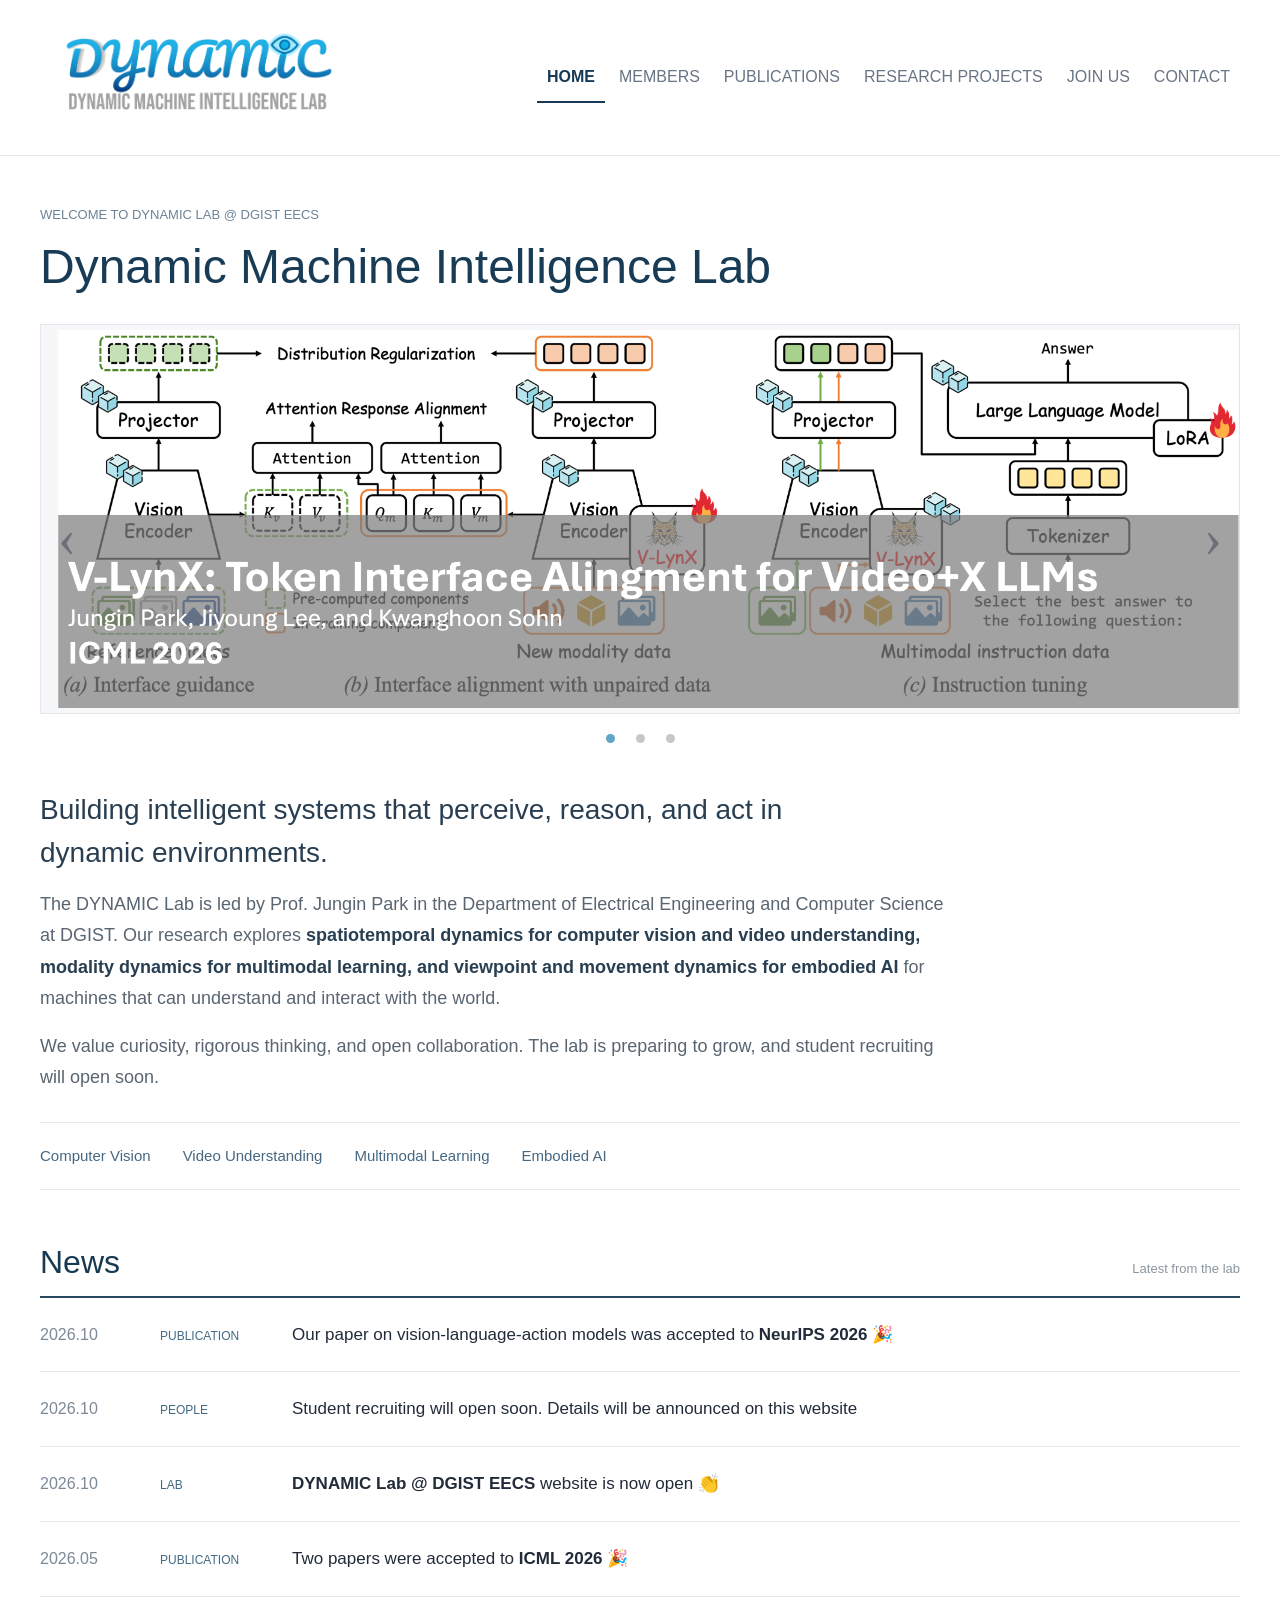
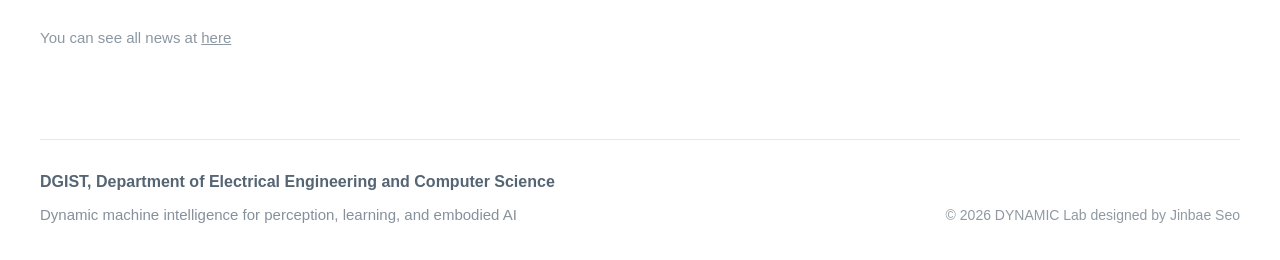
<file: index.html>
<!doctype html><html lang="en">
<head>
<meta charset="utf-8">
<meta name="viewport" content="width=device-width,initial-scale=1"><title>Home | DYNAMIC Lab</title>
<meta name="description" content="DYNAMIC Lab at DGIST — dynamic machine intelligence, computer vision, multimodal learning, and embodied AI.">
<link rel="stylesheet" href="style.css?v=20261007-layout">
<link rel="icon" type="image/svg+xml" href="favicon.svg?v=20261005-d"></head>

<body><a class="skip" href="#main">Skip to content</a>
<header class="site-header"><a class="brand" href="index.html" aria-label="Dynamic Machine Intelligence Lab home">
<img class="brand-logo" src="logo.png" alt="Dynamic Machine Intelligence Lab logo"></a>
<button class="menu" aria-expanded="false" aria-controls="navigation">MENU</button>

<nav id="navigation" aria-label="Main navigation"><a href="index.html" class="active" aria-current="page">HOME</a><a href="members.html">MEMBERS</a><a href="publications.html">PUBLICATIONS</a><a href="research.html">RESEARCH PROJECTS</a><a href="join.html">JOIN US</a><a href="contact.html">CONTACT</a></nav>
</header>

<main class="main" id="main">
<!-- <div class="topline"><span>DGIST EECS</span><span>Home</span></div> -->

<p class="eyebrow">Welcome to DYNAMIC lab @ DGIST EECS</p>

<h1>Dynamic Machine Intelligence Lab</h1>

<figure class="hero">
<div class="hero-carousel" aria-label="DYNAMIC Lab overview slides">
<div class="hero-track">
<img class="active" src="main_assets/01.png" alt="DYNAMIC Lab overview slide 1">
<img src="main_assets/02.png" alt="DYNAMIC Lab overview slide 2">
<img src="main_assets/03.png" alt="DYNAMIC Lab overview slide 3">
</div>
<button class="carousel-control prev" type="button" aria-label="Previous slide">‹</button>
<button class="carousel-control next" type="button" aria-label="Next slide">›</button>
<div class="carousel-dots" aria-label="Select slide">
<button class="active" type="button" aria-label="Show slide 1" aria-current="true"></button>
<button type="button" aria-label="Show slide 2"></button>
<button type="button" aria-label="Show slide 3"></button>
</div>
</div>
<!-- <figcaption><span>Dynamic intelligence, perception, and embodied AI for real-world systems.</span></figcaption> -->
</figure>

<section class="intro">
<p class="lead">Building intelligent systems that perceive, reason, and act in dynamic environments.</p>

<p>The DYNAMIC Lab is led by Prof. Jungin Park in the Department of Electrical Engineering and Computer Science at DGIST. Our research explores <strong>spatiotemporal dynamics for computer vision and video understanding, modality dynamics for multimodal learning, and viewpoint and movement dynamics for embodied AI</strong> for machines that can understand and interact with the world.</p>

<p>We value curiosity, rigorous thinking, and open collaboration. The lab is preparing to grow, and student recruiting will open soon.</p>
</section>

<div class="topicline"><span>Computer Vision</span><span>Video Understanding</span><span>Multimodal Learning</span><span>Embodied AI</span></div>

<section>
<div class="section-head">
<h2>News</h2>
<span>Latest from the lab</span></div>

<div class="newsrow"><span class="date">2026.10</span><span class="tag">PUBLICATION</span>
<p>Our paper on vision-language-action models was accepted to <strong>NeurIPS 2026</strong> 🎉</p>
</div>

<div class="newsrow"><span class="date">2026.10</span><span class="tag">PEOPLE</span>
<p>Student recruiting will open soon. Details will be announced on this website</p>
</div>

<div class="newsrow"><span class="date">2026.10</span><span class="tag">LAB</span>
<p><strong>DYNAMIC Lab @ DGIST EECS</strong> website is now open 👏</p>
</div>

<div class="newsrow"><span class="date">2026.05</span><span class="tag">PUBLICATION</span>
<p>Two papers were accepted to <strong>ICML 2026</strong> 🎉</p>
</div>

<p class="note">You can see all news at <a href="news.html">here</a></p>
</section>
</main>

<footer class="footer">
<div class="footer-affiliation"><b>DGIST, Department of Electrical Engineering and Computer Science</b>
<p>Dynamic machine intelligence for perception, learning, and embodied AI</p>
</div>
<span>© 2026 DYNAMIC Lab designed by Jinbae Seo</span></footer>

<script src="main.js?v=20261005-carousel"></script>
</body></html>
</file>
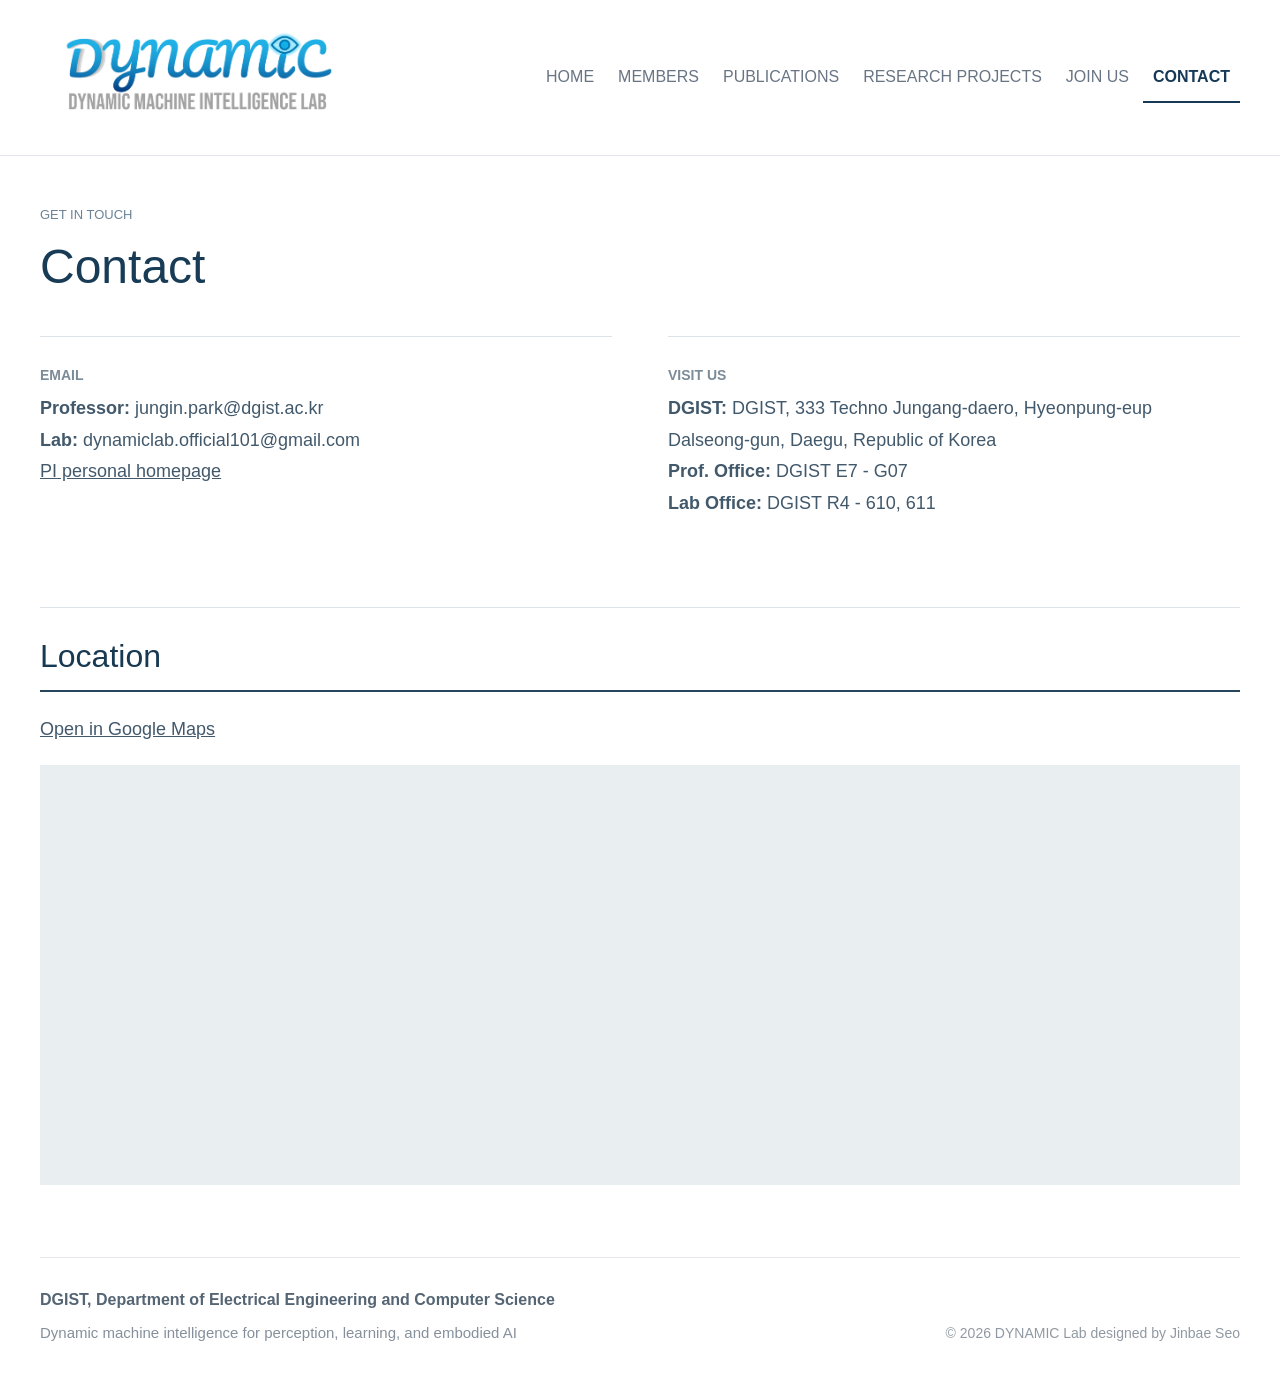
<file: contact.html>
<!doctype html><html lang="en">
<head>
<meta charset="utf-8">
<meta name="viewport" content="width=device-width,initial-scale=1"><title>Contact | DYNAMIC Lab</title>
<meta name="description" content="Contact information for the DYNAMIC Lab at DGIST.">
<link rel="stylesheet" href="style.css?v=20261007-layout">
<link rel="icon" type="image/svg+xml" href="favicon.svg?v=20261005-d"></head>

<body><a class="skip" href="#main">Skip to content</a>
<header class="site-header"><a class="brand" href="index.html" aria-label="Dynamic Machine Intelligence Lab home">
<img class="brand-logo" src="logo.png" alt="Dynamic Machine Intelligence Lab logo"></a>
<button class="menu" aria-expanded="false" aria-controls="navigation">MENU</button>

<nav id="navigation" aria-label="Main navigation"><a href="index.html">HOME</a><a href="members.html">MEMBERS</a><a href="publications.html">PUBLICATIONS</a><a href="research.html">RESEARCH PROJECTS</a><a href="join.html">JOIN US</a><a href="contact.html" class="active" aria-current="page">CONTACT</a></nav>
</header>

<main class="main" id="main">
<!-- <div class="topline"><span>DGIST EECS</span><span>Contact</span></div> -->

<p class="eyebrow">Get in touch</p>

<h1>Contact</h1>

<!-- <p class="description">For research inquiries and future recruiting information, please contact the lab.</p> -->

<div class="contact-grid">
<div>
<section class="contact-item">
<h3>Email</h3>

<p><strong>Professor: </strong>jungin.park@dgist.ac.kr <br> <strong>Lab: </strong>dynamiclab.official101@gmail.com <br> <a href="https://park-jungin.github.io/">PI personal homepage</a></p>
</section>
</div>

<div>
<section class="contact-item">
<h3>Visit us</h3>

<p><strong>DGIST: </strong>DGIST, 333 Techno Jungang-daero, Hyeonpung-eup<br>Dalseong-gun, Daegu, Republic of Korea <br> <strong>Prof. Office: </strong>DGIST E7 - G07 <br> <strong>Lab Office: </strong>DGIST R4 - 610, 611</p>
</section>
</div>
</div>

<section class="map-section" aria-label="DYNAMIC Lab location map">
<div class="section-head">
<h2>Location</h2>
</div>
<!-- <p>E7, DGIST, 333 Techno Jungang-daero, Hyeonpung-eup<br>Dalseong-gun, Daegu, Republic of Korea</p> -->
<p><a href="https://www.google.com/maps/place/%EC%A0%84%EA%B8%B0%EC%A0%84%EC%9E%90%EC%BB%B4%ED%93%A8%ED%84%B0%EA%B3%B5%ED%95%99%EA%B3%BC+(E3)/data=!4m4!3m3!1s0x356f587a086a08df:0x8feff7c081d19e7c!16s%2Fg%2F11bwn1jg6l!20s8Q7CPF43%2BC8QJ374?entry=ttu&amp;g_ep=EgoyMDI2MDkzMC4wIKXMDSoASAFQAw%3D%3D">Open in Google Maps</a></p>
<iframe title="DYNAMIC Lab location at DGIST" src="https://www.google.com/maps?q=8Q7CPF43%2BC8QJ374&amp;output=embed" loading="lazy" referrerpolicy="no-referrer-when-downgrade"></iframe>
</section>
</main>

<footer class="footer">
<div class="footer-affiliation"><b>DGIST, Department of Electrical Engineering and Computer Science</b>
<p>Dynamic machine intelligence for perception, learning, and embodied AI</p>
</div>
<span>© 2026 DYNAMIC Lab designed by Jinbae Seo</span></footer>

<script src="main.js"></script>
</body></html>
</file>
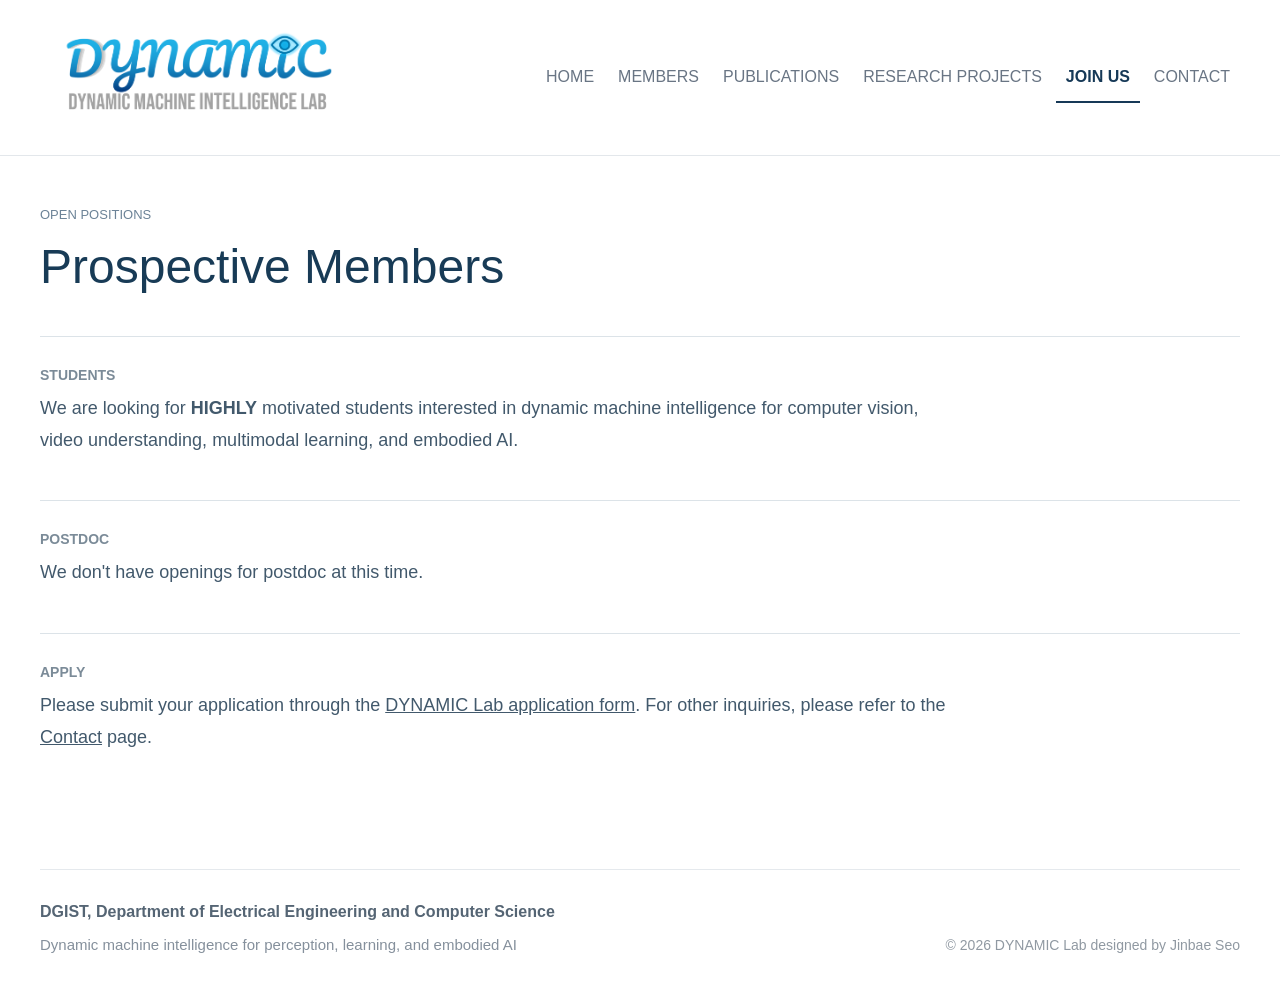
<file: join.html>
<!doctype html><html lang="en">
<head>
<meta charset="utf-8">
<meta name="viewport" content="width=device-width,initial-scale=1"><title>Join Us | DYNAMIC Lab</title>
<meta name="description" content="Join the DYNAMIC Lab at DGIST.">
<link rel="stylesheet" href="style.css?v=20261007-layout">
<link rel="icon" type="image/svg+xml" href="favicon.svg?v=20261005-d"></head>

<body><a class="skip" href="#main">Skip to content</a>
<header class="site-header"><a class="brand" href="index.html" aria-label="Dynamic Machine Intelligence Lab home">
<img class="brand-logo" src="logo.png" alt="Dynamic Machine Intelligence Lab logo"></a>
<button class="menu" aria-expanded="false" aria-controls="navigation">MENU</button>

<nav id="navigation" aria-label="Main navigation"><a href="index.html">HOME</a><a href="members.html">MEMBERS</a><a href="publications.html">PUBLICATIONS</a><a href="research.html">RESEARCH PROJECTS</a><a href="join.html" class="active" aria-current="page">JOIN US</a><a href="contact.html">CONTACT</a></nav>
</header>

<main class="main join-main" id="main">
<!-- <div class="topline"><span>DGIST EECS</span><span>Join Us</span></div> -->

<p class="eyebrow">Open positions</p>

<h1>Prospective Members</h1>

<!-- <p class="description">The DYNAMIC Lab is looking for <strong>HIGHLY</strong> motivated students interested in dynamic machine intelligence for computer vision, video understanding, multimodal learning, and embodied AI.</p> -->

<div class="contact-grid">
<div>
<section class="contact-item">
<h3>Students</h3>

<p>We are looking for <strong>HIGHLY</strong> motivated students interested in dynamic machine intelligence for computer vision, video understanding, multimodal learning, and embodied AI.</p>
</section>

<section class="contact-item">
<h3>Postdoc</h3>

<p>We don't have openings for postdoc at this time.</p>
</section>

<section class="contact-item">
<h3>Apply</h3>

<p>Please submit your application through the <a href="https://docs.google.com/forms/d/e/1FAIpQLSegjfVQMx6ND-eRN0Ly1CijQSGT3L4oBgNG7UV8OUbHaS--ig/viewform?usp=dialog">DYNAMIC Lab application form</a>. For other inquiries, please refer to the <a href="contact.html">Contact</a> page.</p>
</section>
</div>

<!-- <div>
<section class="contact-item">
<h3>How to Prepare</h3>

<p>Please prepare a brief introduction, CV, transcript if available, and a short note about your research interests.</p>
</section>

<section class="contact-item">
<h3>Apply</h3>

<p>Please submit your application through the <a href="https://docs.google.com/forms/d/e/1FAIpQLSegjfVQMx6ND-eRN0Ly1CijQSGT3L4oBgNG7UV8OUbHaS--ig/viewform?usp=dialog">DYNAMIC Lab application form</a>. For other inquiries, please refer to the <a href="contact.html">Contact</a> page.</p>
</section> -->
<!-- </div> -->
</div>
</main>

<footer class="footer">
<div class="footer-affiliation"><b>DGIST, Department of Electrical Engineering and Computer Science</b>
<p>Dynamic machine intelligence for perception, learning, and embodied AI</p>
</div>
<span>© 2026 DYNAMIC Lab designed by Jinbae Seo</span></footer>

<script src="main.js?v=20261005-carousel"></script>
</body></html>
</file>
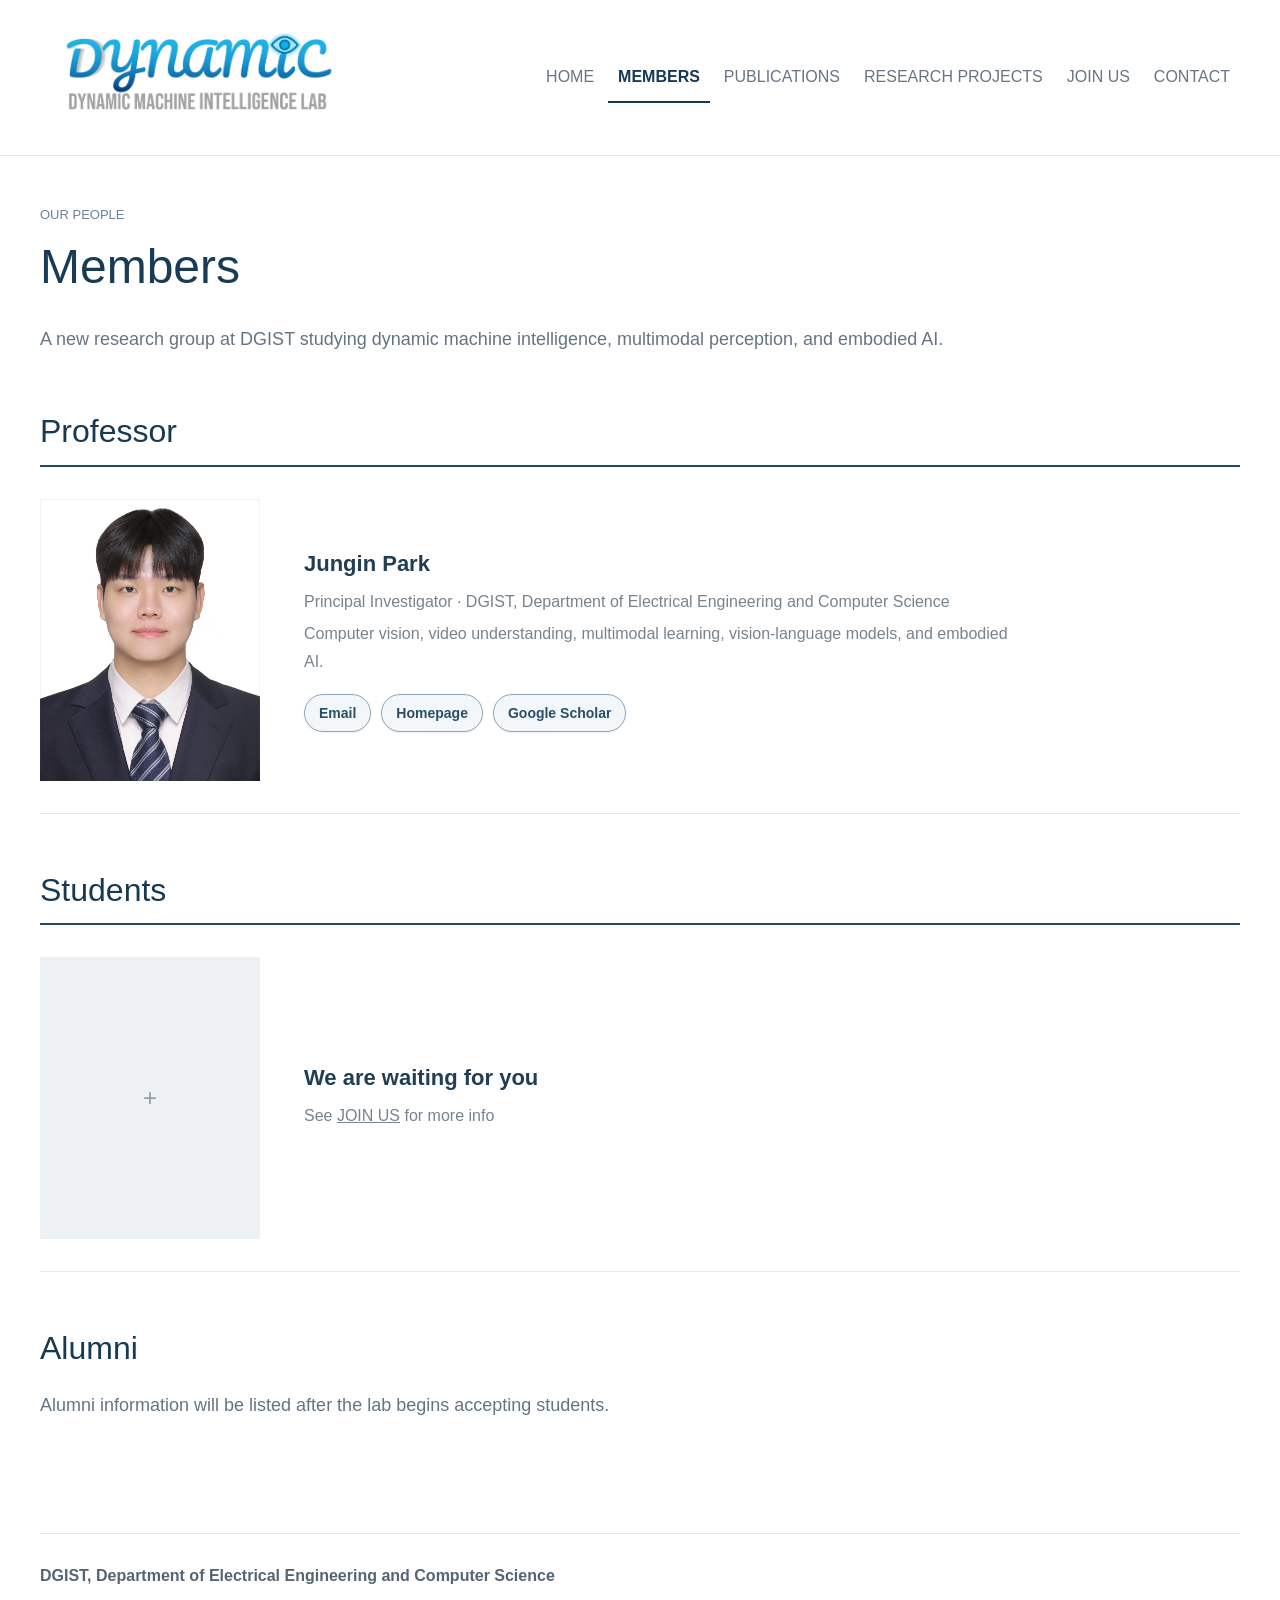
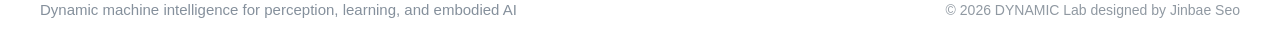
<file: members.html>
<!doctype html><html lang="en">
<head>
<meta charset="utf-8">
<meta name="viewport" content="width=device-width,initial-scale=1"><title>Members | DYNAMIC Lab</title>
<meta name="description" content="Members of the DYNAMIC Lab at DGIST.">
<link rel="stylesheet" href="style.css?v=20261007-layout">
<link rel="icon" type="image/svg+xml" href="favicon.svg?v=20261005-d"></head>

<body><a class="skip" href="#main">Skip to content</a>
<header class="site-header"><a class="brand" href="index.html" aria-label="Dynamic Machine Intelligence Lab home">
<img class="brand-logo" src="logo.png" alt="Dynamic Machine Intelligence Lab logo"></a>
<button class="menu" aria-expanded="false" aria-controls="navigation">MENU</button>

<nav id="navigation" aria-label="Main navigation"><a href="index.html">HOME</a><a href="members.html" class="active" aria-current="page">MEMBERS</a><a href="publications.html">PUBLICATIONS</a><a href="research.html">RESEARCH PROJECTS</a><a href="join.html">JOIN US</a><a href="contact.html">CONTACT</a></nav>
</header>

<main class="main" id="main">
<!-- <div class="topline"><span>DGIST EECS</span><span>Members</span></div> -->

<p class="eyebrow">Our people</p>

<h1>Members</h1>

<p class="description">A new research group at DGIST studying dynamic machine intelligence, multimodal perception, and embodied AI.</p>

<section class="group">
<div class="section-head">
<h2>Professor</h2>
</div>

<article class="person">
<div class="portrait"><img src="people/jungin.jpeg" alt="Jungin Park"></div>

<div>
<h3>Jungin Park</h3>

<p>Principal Investigator · DGIST, Department of Electrical Engineering and Computer Science</p>

<p>Computer vision, video understanding, multimodal learning, vision-language models, and embodied AI.</p>

<div class="profile-links">
<a href="mailto:jungin.park@dgist.ac.kr">Email</a>
<a href="https://park-jungin.github.io/">Homepage</a>
<a href="https://scholar.google.com/citations?user=Eqcge14AAAAJ&amp;hl=en">Google Scholar</a>
</div>
</div>
</article>
</section>

<section class="group">
<div class="section-head">
<h2>Students</h2>
</div>

<article class="person">
<div class="portrait" aria-label="Recruiting status">+</div>

<div>
<h3>We are waiting for you</h3>

<p>See <a href="join.html">JOIN US</a> for more info</p>

<!-- <p>Future M.S., Ph.D., and undergraduate research opportunities will be announced here.</p> -->
</div>
</article>
</section>

<section class="group">
<h2>Alumni</h2>

<p class="description">Alumni information will be listed after the lab begins accepting students.</p>
</section>
</main>

<footer class="footer">
<div class="footer-affiliation"><b>DGIST, Department of Electrical Engineering and Computer Science</b>
<p>Dynamic machine intelligence for perception, learning, and embodied AI</p>
</div>
<span>© 2026 DYNAMIC Lab designed by Jinbae Seo</span></footer>

<script src="main.js"></script>
</body></html>
</file>
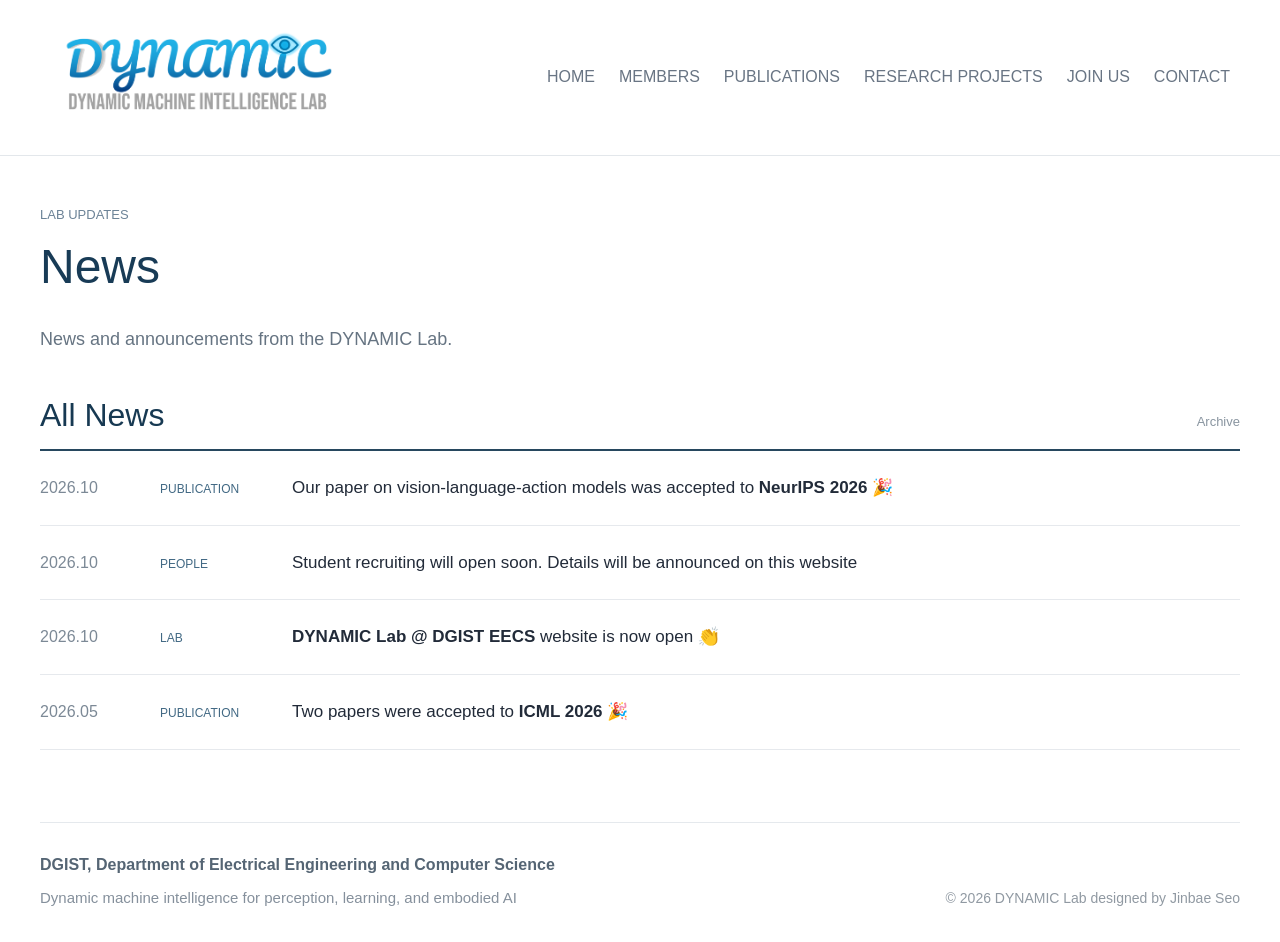
<file: news.html>
<!doctype html><html lang="en">
<head>
<meta charset="utf-8">
<meta name="viewport" content="width=device-width,initial-scale=1"><title>News | DYNAMIC Lab</title>
<meta name="description" content="News archive from the DYNAMIC Lab at DGIST.">
<link rel="stylesheet" href="style.css?v=20261007-layout">
<link rel="icon" type="image/svg+xml" href="favicon.svg?v=20261005-d"></head>

<body><a class="skip" href="#main">Skip to content</a>
<header class="site-header"><a class="brand" href="index.html" aria-label="Dynamic Machine Intelligence Lab home">
<img class="brand-logo" src="logo.png" alt="Dynamic Machine Intelligence Lab logo"></a>
<button class="menu" aria-expanded="false" aria-controls="navigation">MENU</button>

<nav id="navigation" aria-label="Main navigation"><a href="index.html">HOME</a><a href="members.html">MEMBERS</a><a href="publications.html">PUBLICATIONS</a><a href="research.html">RESEARCH PROJECTS</a><a href="join.html">JOIN US</a><a href="contact.html">CONTACT</a></nav>
</header>

<main class="main" id="main">
<p class="eyebrow">Lab updates</p>

<h1>News</h1>

<p class="description">News and announcements from the DYNAMIC Lab.</p>

<section>
<div class="section-head">
<h2>All News</h2>
<span>Archive</span></div>

<div class="newsrow"><span class="date">2026.10</span><span class="tag">PUBLICATION</span>
<p>Our paper on vision-language-action models was accepted to <strong>NeurIPS 2026</strong> 🎉</p>
</div>

<div class="newsrow"><span class="date">2026.10</span><span class="tag">PEOPLE</span>
<p>Student recruiting will open soon. Details will be announced on this website</p>
</div>

<div class="newsrow"><span class="date">2026.10</span><span class="tag">LAB</span>
<p><strong>DYNAMIC Lab @ DGIST EECS</strong> website is now open 👏</p>
</div>

<div class="newsrow"><span class="date">2026.05</span><span class="tag">PUBLICATION</span>
<p>Two papers were accepted to <strong>ICML 2026</strong> 🎉</p>
</div>
</section>
</main>

<footer class="footer">
<div class="footer-affiliation"><b>DGIST, Department of Electrical Engineering and Computer Science</b>
<p>Dynamic machine intelligence for perception, learning, and embodied AI</p>
</div>
<span>© 2026 DYNAMIC Lab designed by Jinbae Seo</span></footer>

<script src="main.js?v=20261005-carousel"></script>
</body></html>
</file>
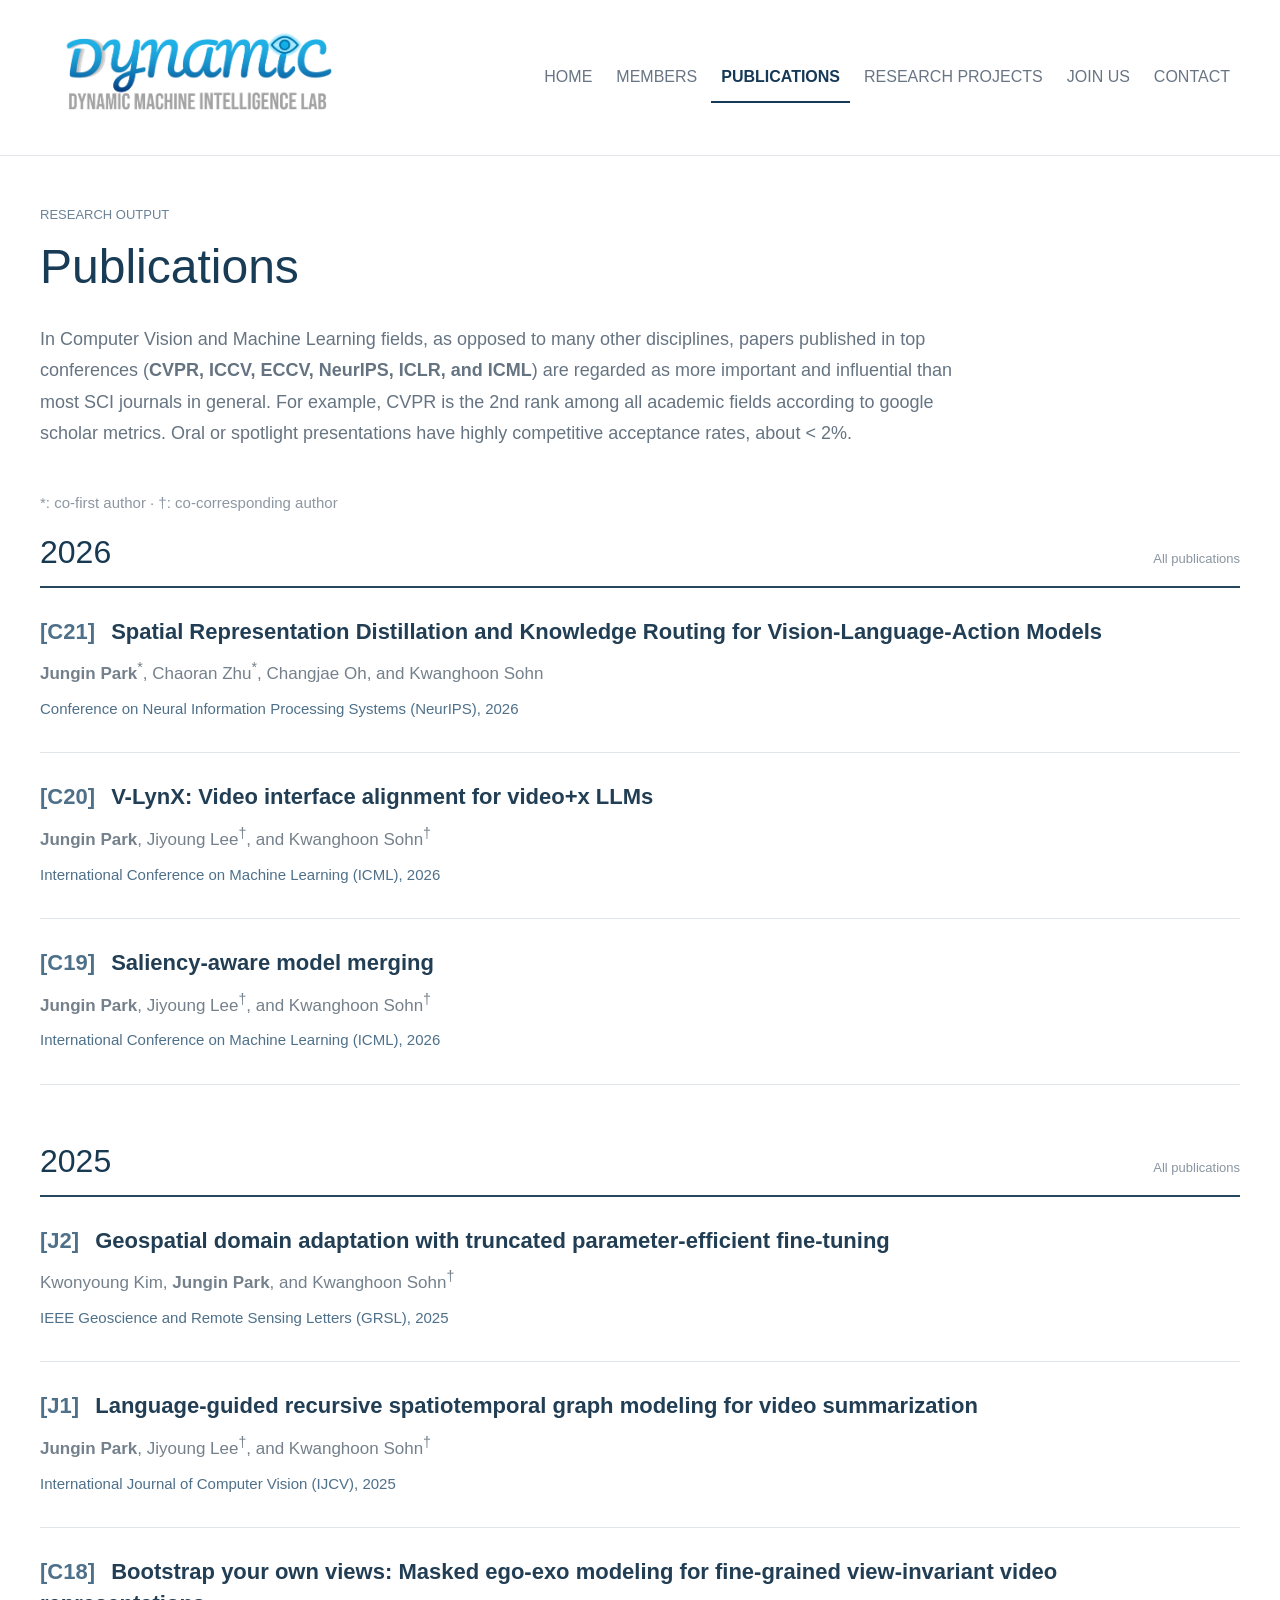
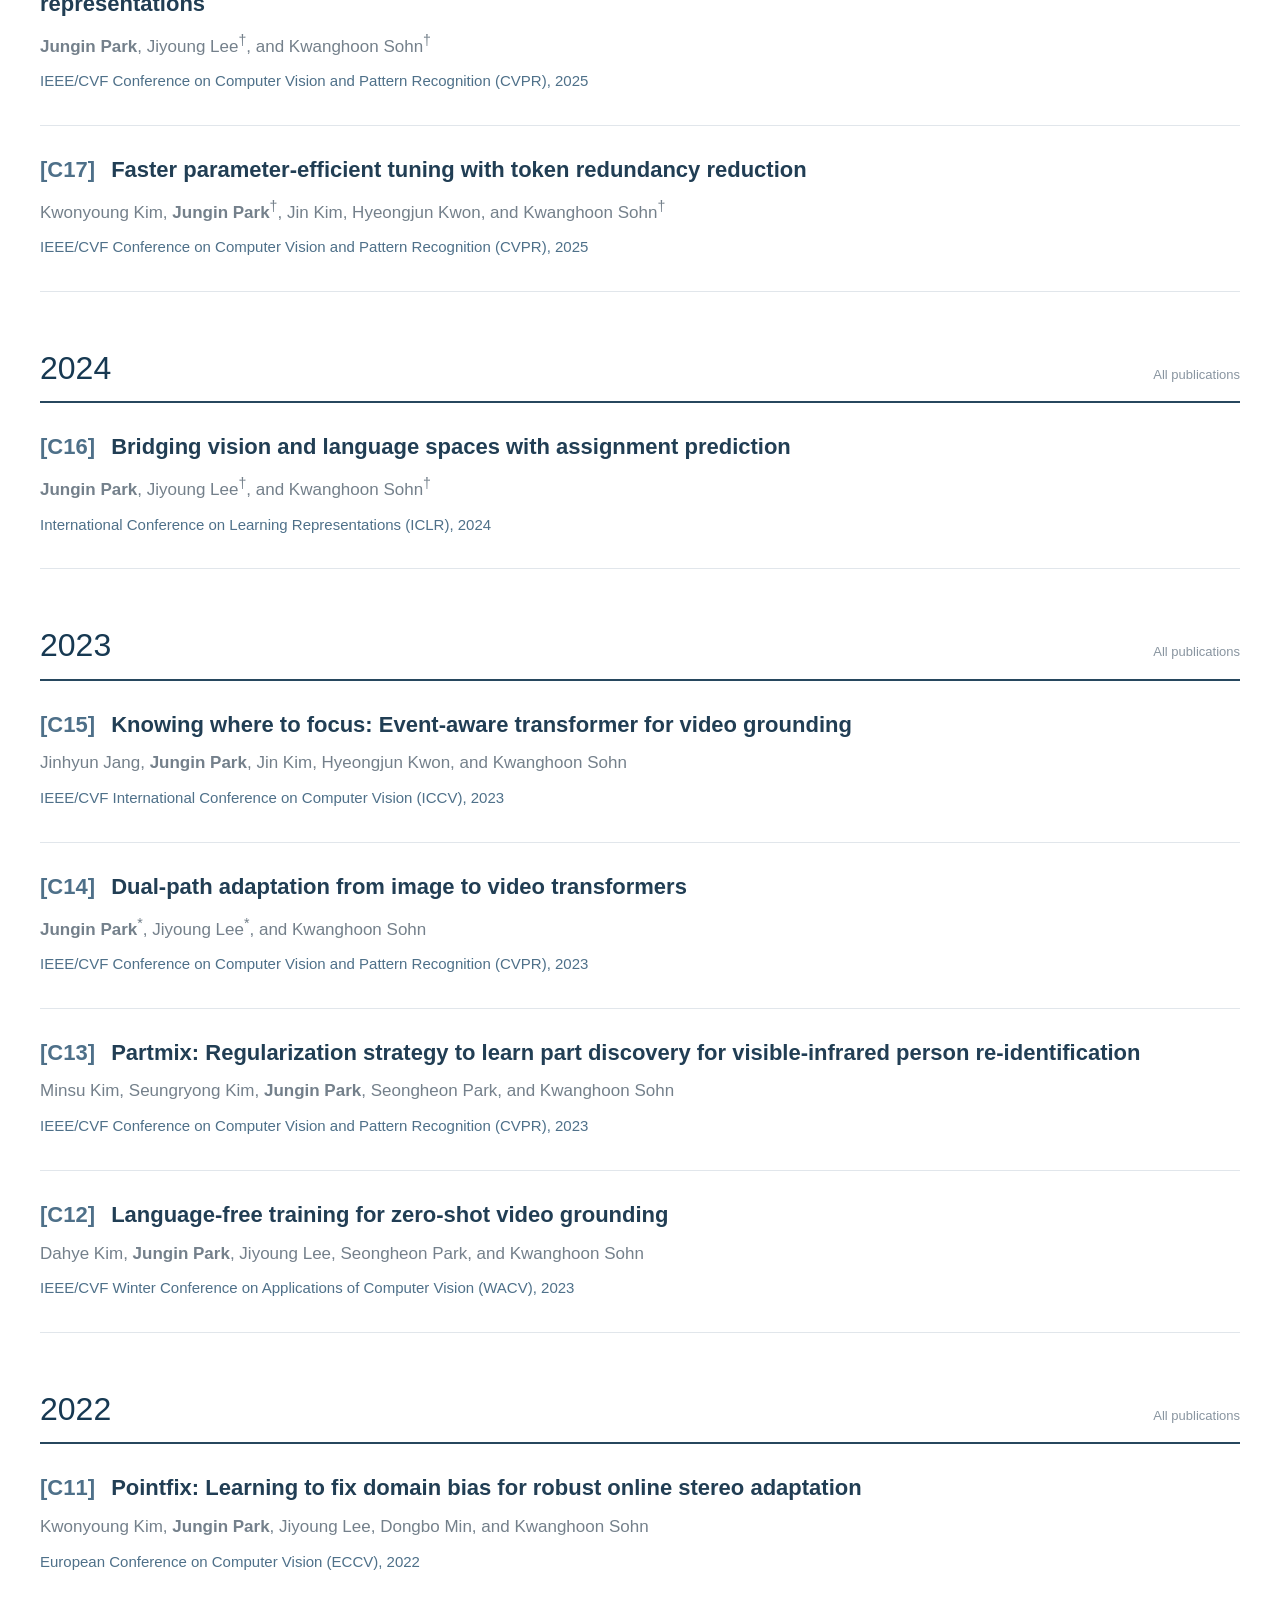
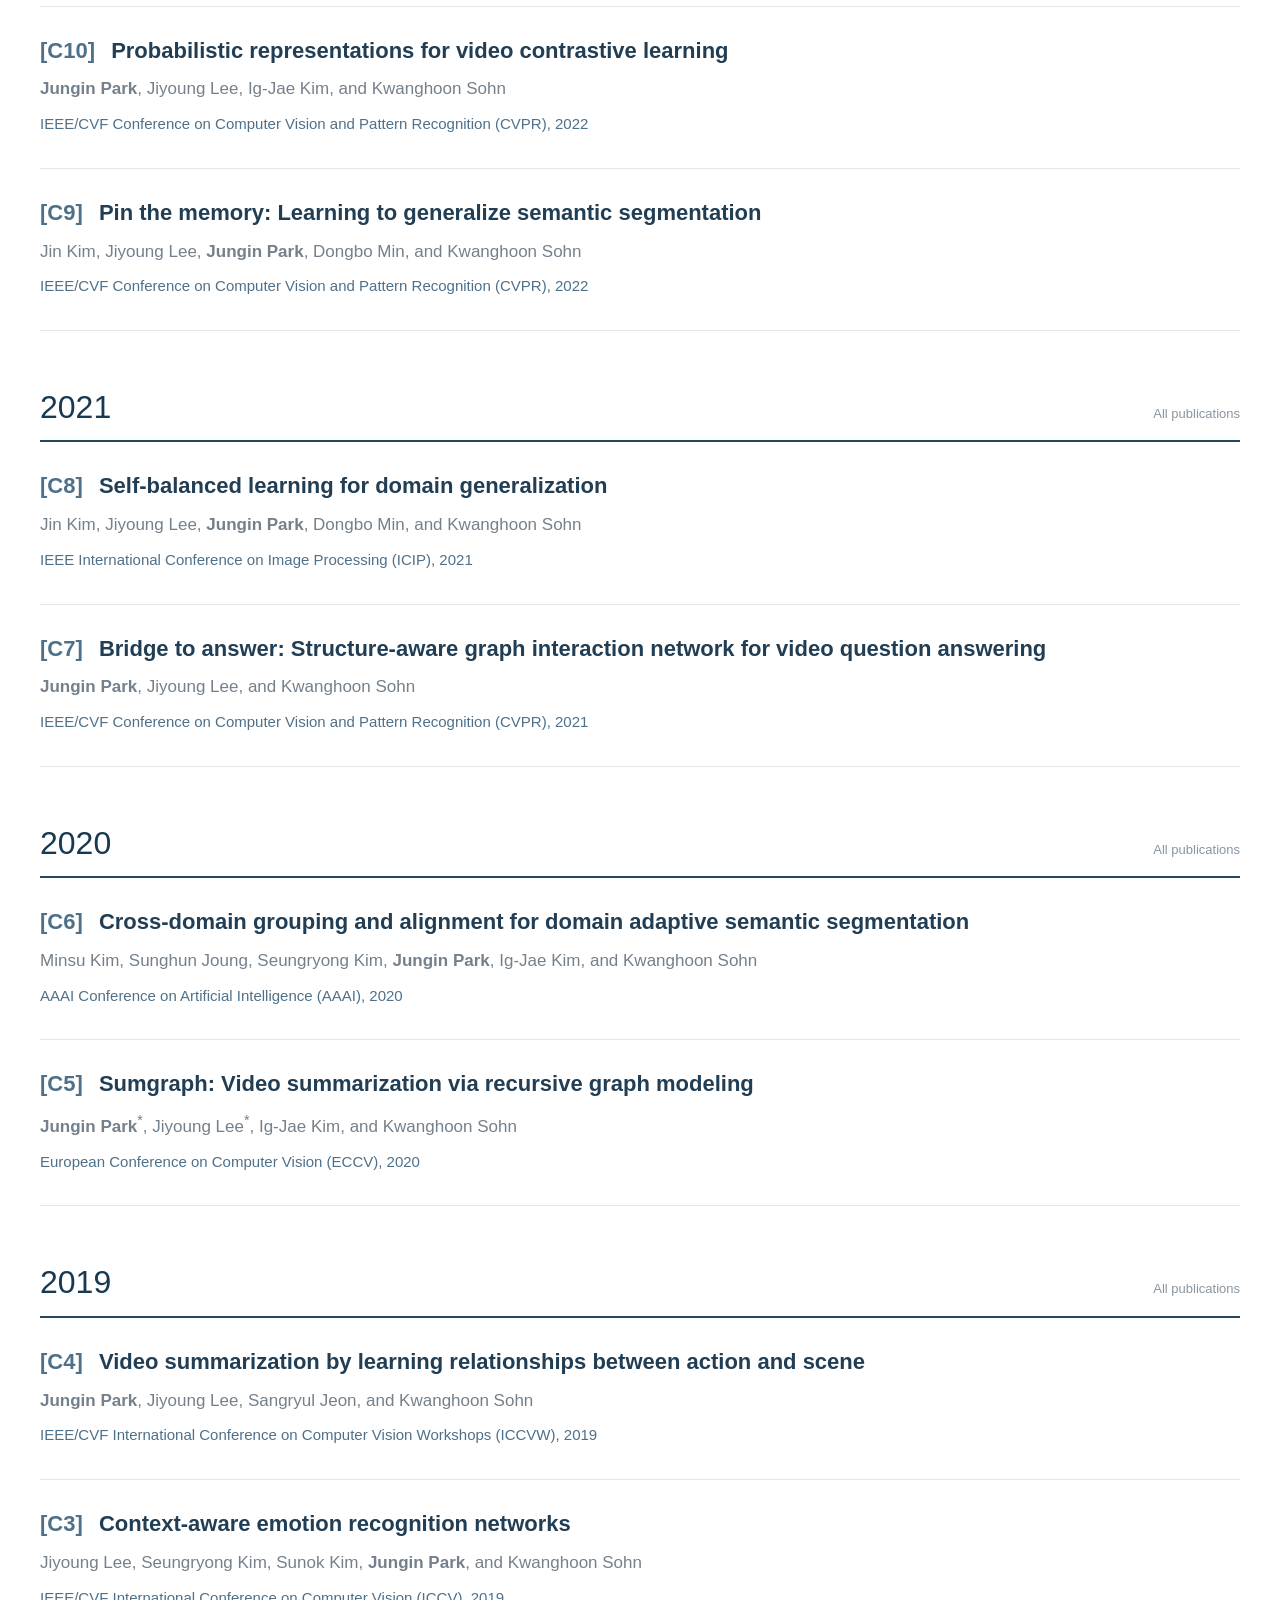
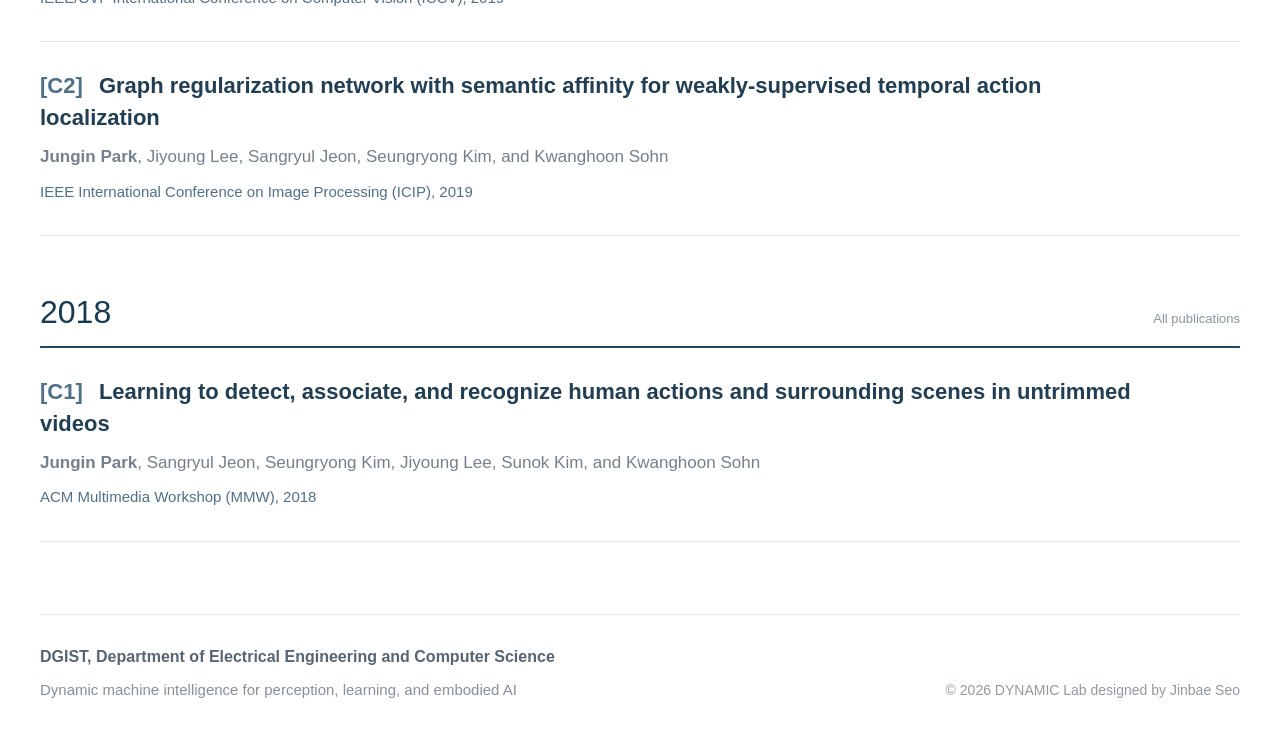
<file: publications.html>
<!doctype html><html lang="en">
<head>
<meta charset="utf-8">
<meta name="viewport" content="width=device-width,initial-scale=1"><title>Publications | DYNAMIC Lab</title>
<meta name="description" content="Publications from the DYNAMIC Lab and Prof. Jungin Park.">
<link rel="stylesheet" href="style.css?v=20261007-layout">
<link rel="icon" type="image/svg+xml" href="favicon.svg?v=20261005-d"></head>

<body><a class="skip" href="#main">Skip to content</a>
<header class="site-header"><a class="brand" href="index.html" aria-label="Dynamic Machine Intelligence Lab home">
<img class="brand-logo" src="logo.png" alt="Dynamic Machine Intelligence Lab logo"></a>
<button class="menu" aria-expanded="false" aria-controls="navigation">MENU</button>

<nav id="navigation" aria-label="Main navigation"><a href="index.html">HOME</a><a href="members.html">MEMBERS</a><a href="publications.html" class="active" aria-current="page">PUBLICATIONS</a><a href="research.html">RESEARCH PROJECTS</a><a href="join.html">JOIN US</a><a href="contact.html">CONTACT</a></nav>
</header>

<main class="main" id="main">
<!-- <div class="topline"><span>DGIST EECS</span><span>Publications</span></div> -->

<p class="eyebrow">Research output</p>

<h1>Publications</h1>

<p class="description">In Computer Vision and Machine Learning fields, as opposed to many other disciplines, papers published in top conferences (<b>CVPR, ICCV, ECCV, NeurIPS, ICLR, and ICML</b>) are regarded as more important and influential than most SCI journals in general. For example, CVPR is the 2nd rank among all academic fields according to google scholar metrics. Oral or spotlight presentations have highly competitive acceptance rates, about < 2%.</p>

<!-- <p class="note">C: conference or workshop paper · J: journal paper · *: co-first author · †: co-corresponding author</p> -->

<p class="note">*: co-first author · †: co-corresponding author</p>

<section>
<div class="section-head">
<h2>2026</h2>
<span>All publications</span></div>

<article class="publication">
<h3><span class="pub-index">[C21]</span> Spatial Representation Distillation and Knowledge Routing for Vision-Language-Action Models</h3>

<p><strong>Jungin Park</strong><sup>*</sup>, Chaoran Zhu<sup>*</sup>, Changjae Oh, and Kwanghoon Sohn</p>
<em>Conference on Neural Information Processing Systems (NeurIPS), 2026</em></article>

<article class="publication">
<h3><span class="pub-index">[C20]</span> V-LynX: Video interface alignment for video+x LLMs</h3>

<p><strong>Jungin Park</strong>, Jiyoung Lee<sup>†</sup>, and Kwanghoon Sohn<sup>†</sup></p>
<em>International Conference on Machine Learning (ICML), 2026</em></article>

<article class="publication">
<h3><span class="pub-index">[C19]</span> Saliency-aware model merging</h3>

<p><strong>Jungin Park</strong>, Jiyoung Lee<sup>†</sup>, and Kwanghoon Sohn<sup>†</sup></p>
<em>International Conference on Machine Learning (ICML), 2026</em></article>
</section>

<section>
<div class="section-head">
<h2>2025</h2>
<span>All publications</span></div>

<article class="publication">
<h3><span class="pub-index">[J2]</span> Geospatial domain adaptation with truncated parameter-efficient fine-tuning</h3>

<p>Kwonyoung Kim, <strong>Jungin Park</strong>, and Kwanghoon Sohn<sup>†</sup></p>
<em>IEEE Geoscience and Remote Sensing Letters (GRSL), 2025</em></article>

<article class="publication">
<h3><span class="pub-index">[J1]</span> Language-guided recursive spatiotemporal graph modeling for video summarization</h3>

<p><strong>Jungin Park</strong>, Jiyoung Lee<sup>†</sup>, and Kwanghoon Sohn<sup>†</sup></p>
<em>International Journal of Computer Vision (IJCV), 2025</em></article>

<article class="publication">
<h3><span class="pub-index">[C18]</span> Bootstrap your own views: Masked ego-exo modeling for fine-grained view-invariant video representations</h3>

<p><strong>Jungin Park</strong>, Jiyoung Lee<sup>†</sup>, and Kwanghoon Sohn<sup>†</sup></p>
<em>IEEE/CVF Conference on Computer Vision and Pattern Recognition (CVPR), 2025</em></article>

<article class="publication">
<h3><span class="pub-index">[C17]</span> Faster parameter-efficient tuning with token redundancy reduction</h3>

<p>Kwonyoung Kim, <strong>Jungin Park</strong><sup>†</sup>, Jin Kim, Hyeongjun Kwon, and Kwanghoon Sohn<sup>†</sup></p>
<em>IEEE/CVF Conference on Computer Vision and Pattern Recognition (CVPR), 2025</em></article>
</section>

<section>
<div class="section-head">
<h2>2024</h2>
<span>All publications</span></div>

<article class="publication">
<h3><span class="pub-index">[C16]</span> Bridging vision and language spaces with assignment prediction</h3>

<p><strong>Jungin Park</strong>, Jiyoung Lee<sup>†</sup>, and Kwanghoon Sohn<sup>†</sup></p>
<em>International Conference on Learning Representations (ICLR), 2024</em></article>
</section>

<section>
<div class="section-head">
<h2>2023</h2>
<span>All publications</span></div>

<article class="publication">
<h3><span class="pub-index">[C15]</span> Knowing where to focus: Event-aware transformer for video grounding</h3>

<p>Jinhyun Jang, <strong>Jungin Park</strong>, Jin Kim, Hyeongjun Kwon, and Kwanghoon Sohn</p>
<em>IEEE/CVF International Conference on Computer Vision (ICCV), 2023</em></article>

<article class="publication">
<h3><span class="pub-index">[C14]</span> Dual-path adaptation from image to video transformers</h3>

<p><strong>Jungin Park</strong><sup>*</sup>, Jiyoung Lee<sup>*</sup>, and Kwanghoon Sohn</p>
<em>IEEE/CVF Conference on Computer Vision and Pattern Recognition (CVPR), 2023</em></article>

<article class="publication">
<h3><span class="pub-index">[C13]</span> Partmix: Regularization strategy to learn part discovery for visible-infrared person re-identification</h3>

<p>Minsu Kim, Seungryong Kim, <strong>Jungin Park</strong>, Seongheon Park, and Kwanghoon Sohn</p>
<em>IEEE/CVF Conference on Computer Vision and Pattern Recognition (CVPR), 2023</em></article>

<article class="publication">
<h3><span class="pub-index">[C12]</span> Language-free training for zero-shot video grounding</h3>

<p>Dahye Kim, <strong>Jungin Park</strong>, Jiyoung Lee, Seongheon Park, and Kwanghoon Sohn</p>
<em>IEEE/CVF Winter Conference on Applications of Computer Vision (WACV), 2023</em></article>
</section>

<section>
<div class="section-head">
<h2>2022</h2>
<span>All publications</span></div>

<article class="publication">
<h3><span class="pub-index">[C11]</span> Pointfix: Learning to fix domain bias for robust online stereo adaptation</h3>

<p>Kwonyoung Kim, <strong>Jungin Park</strong>, Jiyoung Lee, Dongbo Min, and Kwanghoon Sohn</p>
<em>European Conference on Computer Vision (ECCV), 2022</em></article>

<article class="publication">
<h3><span class="pub-index">[C10]</span> Probabilistic representations for video contrastive learning</h3>

<p><strong>Jungin Park</strong>, Jiyoung Lee, Ig-Jae Kim, and Kwanghoon Sohn</p>
<em>IEEE/CVF Conference on Computer Vision and Pattern Recognition (CVPR), 2022</em></article>

<article class="publication">
<h3><span class="pub-index">[C9]</span> Pin the memory: Learning to generalize semantic segmentation</h3>

<p>Jin Kim, Jiyoung Lee, <strong>Jungin Park</strong>, Dongbo Min, and Kwanghoon Sohn</p>
<em>IEEE/CVF Conference on Computer Vision and Pattern Recognition (CVPR), 2022</em></article>
</section>

<section>
<div class="section-head">
<h2>2021</h2>
<span>All publications</span></div>

<article class="publication">
<h3><span class="pub-index">[C8]</span> Self-balanced learning for domain generalization</h3>

<p>Jin Kim, Jiyoung Lee, <strong>Jungin Park</strong>, Dongbo Min, and Kwanghoon Sohn</p>
<em>IEEE International Conference on Image Processing (ICIP), 2021</em></article>

<article class="publication">
<h3><span class="pub-index">[C7]</span> Bridge to answer: Structure-aware graph interaction network for video question answering</h3>

<p><strong>Jungin Park</strong>, Jiyoung Lee, and Kwanghoon Sohn</p>
<em>IEEE/CVF Conference on Computer Vision and Pattern Recognition (CVPR), 2021</em></article>
</section>

<section>
<div class="section-head">
<h2>2020</h2>
<span>All publications</span></div>

<article class="publication">
<h3><span class="pub-index">[C6]</span> Cross-domain grouping and alignment for domain adaptive semantic segmentation</h3>

<p>Minsu Kim, Sunghun Joung, Seungryong Kim, <strong>Jungin Park</strong>, Ig-Jae Kim, and Kwanghoon Sohn</p>
<em>AAAI Conference on Artificial Intelligence (AAAI), 2020</em></article>

<article class="publication">
<h3><span class="pub-index">[C5]</span> Sumgraph: Video summarization via recursive graph modeling</h3>

<p><strong>Jungin Park</strong><sup>*</sup>, Jiyoung Lee<sup>*</sup>, Ig-Jae Kim, and Kwanghoon Sohn</p>
<em>European Conference on Computer Vision (ECCV), 2020</em></article>
</section>

<section>
<div class="section-head">
<h2>2019</h2>
<span>All publications</span></div>

<article class="publication">
<h3><span class="pub-index">[C4]</span> Video summarization by learning relationships between action and scene</h3>

<p><strong>Jungin Park</strong>, Jiyoung Lee, Sangryul Jeon, and Kwanghoon Sohn</p>
<em>IEEE/CVF International Conference on Computer Vision Workshops (ICCVW), 2019</em></article>

<article class="publication">
<h3><span class="pub-index">[C3]</span> Context-aware emotion recognition networks</h3>

<p>Jiyoung Lee, Seungryong Kim, Sunok Kim, <strong>Jungin Park</strong>, and Kwanghoon Sohn</p>
<em>IEEE/CVF International Conference on Computer Vision (ICCV), 2019</em></article>

<article class="publication">
<h3><span class="pub-index">[C2]</span> Graph regularization network with semantic affinity for weakly-supervised temporal action localization</h3>

<p><strong>Jungin Park</strong>, Jiyoung Lee, Sangryul Jeon, Seungryong Kim, and Kwanghoon Sohn</p>
<em>IEEE International Conference on Image Processing (ICIP), 2019</em></article>
</section>

<section>
<div class="section-head">
<h2>2018</h2>
<span>All publications</span></div>

<article class="publication">
<h3><span class="pub-index">[C1]</span> Learning to detect, associate, and recognize human actions and surrounding scenes in untrimmed videos</h3>

<p><strong>Jungin Park</strong>, Sangryul Jeon, Seungryong Kim, Jiyoung Lee, Sunok Kim, and Kwanghoon Sohn</p>
<em>ACM Multimedia Workshop (MMW), 2018</em></article>
</section>
</main>

<footer class="footer">
<div class="footer-affiliation"><b>DGIST, Department of Electrical Engineering and Computer Science</b>
<p>Dynamic machine intelligence for perception, learning, and embodied AI</p>
</div>
<span>© 2026 DYNAMIC Lab designed by Jinbae Seo</span></footer>

<script src="main.js"></script>
</body></html>
</file>
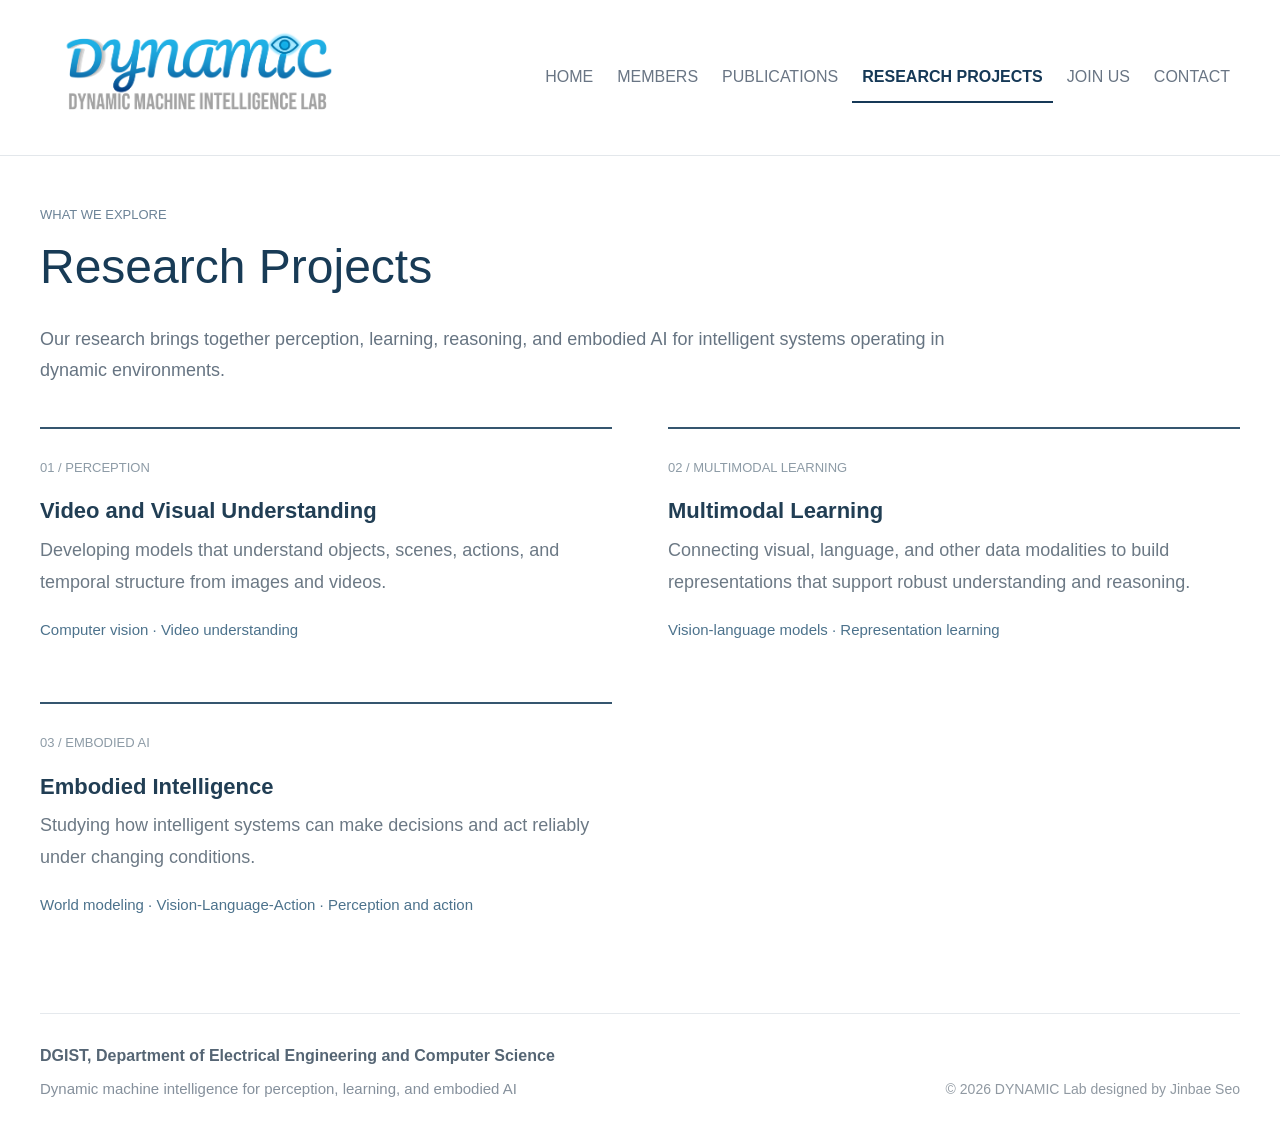
<file: research.html>
<!doctype html><html lang="en">
<head>
<meta charset="utf-8">
<meta name="viewport" content="width=device-width,initial-scale=1"><title>Research Projects | DYNAMIC Lab</title>
<meta name="description" content="Research projects at the DYNAMIC Lab: machine intelligence, perception, multimodal learning, and embodied AI.">
<link rel="stylesheet" href="style.css?v=20261007-layout">
<link rel="icon" type="image/svg+xml" href="favicon.svg?v=20261005-d"></head>

<body><a class="skip" href="#main">Skip to content</a>
<header class="site-header"><a class="brand" href="index.html" aria-label="Dynamic Machine Intelligence Lab home">
<img class="brand-logo" src="logo.png" alt="Dynamic Machine Intelligence Lab logo"></a>
<button class="menu" aria-expanded="false" aria-controls="navigation">MENU</button>

<nav id="navigation" aria-label="Main navigation"><a href="index.html">HOME</a><a href="members.html">MEMBERS</a><a href="publications.html">PUBLICATIONS</a><a href="research.html" class="active" aria-current="page">RESEARCH PROJECTS</a><a href="join.html">JOIN US</a><a href="contact.html">CONTACT</a></nav>
</header>

<main class="main" id="main">
<!-- <div class="topline"><span>DGIST EECS</span><span>Research Projects</span></div> -->

<p class="eyebrow">What we explore</p>

<h1>Research Projects</h1>

<p class="description">Our research brings together perception, learning, reasoning, and embodied AI for intelligent systems operating in dynamic environments.</p>

<div class="grid">
<article class="project">
<div class="number">01 / PERCEPTION</div>

<h3>Video and Visual Understanding</h3>

<p>Developing models that understand objects, scenes, actions, and temporal structure from images and videos.</p>
<small>Computer vision · Video understanding</small></article>

<article class="project">
<div class="number">02 / MULTIMODAL LEARNING</div>

<h3>Multimodal Learning</h3>

<p>Connecting visual, language, and other data modalities to build representations that support robust understanding and reasoning.</p>
<small>Vision-language models · Representation learning</small></article>

<article class="project">
<div class="number">03 / EMBODIED AI</div>

<h3>Embodied Intelligence</h3>

<p>Studying how intelligent systems can make decisions and act reliably under changing conditions.</p>
<small>World modeling · Vision-Language-Action · Perception and action</small></article>
</div>
</main>

<footer class="footer">
<div class="footer-affiliation"><b>DGIST, Department of Electrical Engineering and Computer Science</b>
<p>Dynamic machine intelligence for perception, learning, and embodied AI</p>
</div>
<span>© 2026 DYNAMIC Lab designed by Jinbae Seo</span></footer>

<script src="main.js"></script>
</body></html>
</file>
<file: style.css>
* {
  box-sizing:border-box;
}
:root {
  --site-width:1440px;
  --page-gutter:56px;
  --reading-width:920px;
}
html {
  scroll-behavior:smooth;
}
body {
  min-height:100vh;
  display:flex;
  flex-direction:column;
  margin:0;
  background:#fff;
  color:#222b39;
  font-family:Arial,"Noto Sans KR",sans-serif;
  font-size:18px;
  line-height:1.75;
  letter-spacing:0;
}
a {
  color:inherit;
}
a:focus-visible,button:focus-visible {
  outline:3px solid #4d86c8;
  outline-offset:5px;
}
.skip {
  position:fixed;
  top:-60px;
  left:20px;
  background:white;
  z-index:30;
}
.skip:focus {
  top:10px;
}
.site-header {
  position:relative;
  display:flex;
  align-items:center;
  justify-content:space-between;
  gap:32px;
  width:100%;
  max-width:var(--site-width);
  margin:0 auto;
  padding:24px var(--page-gutter);
  border-bottom:1px solid #e3e7eb;
  background:#fff;
}
.brand {
  display:flex;
  align-items:center;
  flex-shrink:0;
  text-decoration:none;
  color:#163957;
}
.brand-logo {
  display:block;
  width:360px;
  height:auto;
  aspect-ratio:5431 / 1943;
  object-fit:contain;
}
.brand small {
  display:block;
  font-size:10px;
  font-weight:500;
  color:#798491;
  margin-top:10px;
}
.mark {
  display:flex;
  gap:4px;
  align-items:flex-end;
  height:32px;
}
.mark i {
  background:#163957;
  width:7px;
  height:28px;
}
.mark i:nth-child(2) {
  height:19px;
  background:#638cac;
}
.mark i:nth-child(3) {
  height:11px;
  background:#a8bdce;
}
nav {
  display:flex;
  align-items:center;
  justify-content:flex-end;
  gap:4px;
  margin:0;
}
nav a {
  text-decoration:none;
  color:#697584;
  padding:12px 10px;
  border-bottom:2px solid transparent;
  font-size:16px;
  line-height:1.5;
  white-space:nowrap;
  text-transform:uppercase;
}
nav a:hover {
  color:#163957;
  background:#eff3f7;
}
nav a.active {
  color:#163957;
  border-color:#163957;
  font-weight:600;
}
.main {
  flex:1;
  width:100%;
  max-width:var(--site-width);
  margin:0 auto;
  padding:48px var(--page-gutter) 0;
}
.main > section + section {
  margin-top:56px;
}
.topline {
  display:flex;
  justify-content:space-between;
  align-items:center;
  padding-bottom:19px;
  border-bottom:1px solid #e5e9ed;
  font-size:13px;
  color:#89929d;
}
.topline span:last-child {
  letter-spacing:0;
  color:#778693;
}
.eyebrow {
  color:#6c8397;
  font-size:13px;
  text-transform:uppercase;
  margin:0 0 12px;
}
h1 {
  font-weight:500;
  font-size:52px;
  line-height:1.18;
  margin:0 0 28px;
  color:#183b56;
}
h2 {
  font-size:32px;
  font-weight:500;
  line-height:1.3;
  margin:0 0 20px;
  color:#173952;
}
h3 {
  font-size:22px;
  font-weight:600;
  line-height:1.45;
  color:#213e54;
  margin:0 0 8px;
}
p {
  margin:0 0 16px;
}
h1,h2,h3,p {
  overflow-wrap:anywhere;
}
.hero {
  margin:0 0 36px;
}
.hero-carousel {
  position:relative;
}
.hero-track {
  position:relative;
  overflow:hidden;
  aspect-ratio:3987 / 1297;
  border:1px solid #e3e7eb;
  background:#f5f7f9;
}
.hero-track img {
  display:block;
  width:100%;
  height:100%;
  object-fit:contain;
}
.hero-track img:not(.active) {
  display:none;
}
.carousel-control {
  position:absolute;
  z-index:2;
  top:50%;
  transform:translateY(-50%);
  width:44px;
  height:80px;
  border:0;
  background:transparent;
  color:rgba(34,43,57,.42);
  padding:0;
  font-size:64px;
  font-family:Georgia,"Times New Roman",serif;
  font-weight:400;
  line-height:1;
  cursor:pointer;
  opacity:1;
}
.carousel-control:hover {
  color:rgba(34,43,57,.72);
}
.carousel-control.prev {
  left:8px;
}
.carousel-control.next {
  right:8px;
}
.carousel-dots {
  display:flex;
  position:relative;
  z-index:2;
  justify-content:center;
  gap:2px;
  margin-top:10px;
}
.carousel-dots button {
  display:grid;
  place-items:center;
  width:28px;
  height:28px;
  padding:0;
  border:0;
  background:transparent;
  cursor:pointer;
}
.carousel-dots button::before {
  content:"";
  width:9px;
  height:9px;
  border-radius:50%;
  background:#c7c7c7;
}
.carousel-dots button.active::before {
  background:#5fa5c5;
}
.hero figcaption {
  font-size:13px;
  color:#89939c;
  display:flex;
  justify-content:space-between;
  gap:15px;
  padding-top:8px;
}
.intro {
  max-width:var(--reading-width);
  color:#596571;
  line-height:1.75;
}
.intro strong {
  color:#293f51;
  font-weight:600;
}
.intro .lead {
  max-width:800px;
  font-size:28px;
  line-height:1.55;
  color:#293f51;
  margin-bottom:14px;
}
.topicline {
  display:flex;
  gap:12px 32px;
  flex-wrap:wrap;
  color:#456782;
  font-size:15px;
  margin:28px 0 52px;
  padding:20px 0;
  border-top:1px solid #e5e9ed;
  border-bottom:1px solid #e5e9ed;
}
.section-head {
  display:flex;
  align-items:baseline;
  justify-content:space-between;
  flex-wrap:wrap;
  gap:8px 24px;
  border-bottom:2px solid #27475e;
}
.section-head h2 {
  margin-bottom:12px;
}
.section-head span {
  font-size:13px;
  color:#8995a0;
}
.newsrow {
  display:grid;
  grid-template-columns:96px 108px minmax(0,1fr);
  gap:24px;
  padding:22px 0;
  border-bottom:1px solid #e6e9ed;
  align-items:baseline;
  font-size:17px;
}
.date {
  color:#7c8996;
  font-size:16px;
  font-variant-numeric:tabular-nums;
}
.tag {
  font-size:12px;
  color:#426984;
}
.newsrow p {
  margin:0;
}
.footer {
  width:calc(100% - 2 * var(--page-gutter));
  max-width:calc(var(--site-width) - 2 * var(--page-gutter));
  border-top:1px solid #e5e9ed;
  display:flex;
  align-items:flex-end;
  justify-content:space-between;
  gap:24px 48px;
  margin:72px auto 0;
  padding:28px 0 32px;
  font-size:14px;
  color:#9099a2;
}
.footer > span {
  flex-shrink:0;
}
.footer-affiliation {
  font-size:15px;
  line-height:1.7;
  color:#85909c;
}
.footer-affiliation b {
  display:block;
  font-size:16px;
  color:#556574;
  font-weight:600;
  margin-bottom:7px;
}
.footer-affiliation p {
  margin:0;
}
.description {
  max-width:var(--reading-width);
  color:#667482;
  margin-bottom:40px;
}
.group {
  margin-top:56px;
}
.person {
  display:flex;
  align-items:center;
  gap:44px;
  padding:32px 0;
  border-bottom:1px solid #e6e9ed;
}
.person > div:last-child {
  min-width:0;
  max-width:720px;
}
.portrait {
  width:220px;
  height:282px;
  display:grid;
  place-items:center;
  background:#edf1f4;
  font-size:24px;
  color:#8e9eab;
  flex:none;
  overflow:hidden;
}
.portrait img {
  display:block;
  width:100%;
  height:100%;
  object-fit:cover;
}
.person p {
  color:#77838d;
  font-size:16px;
  margin:4px 0;
}
.profile-links {
  display:flex;
  flex-wrap:wrap;
  gap:10px;
  margin-top:18px;
}
.profile-links a {
  display:inline-flex;
  align-items:center;
  min-height:38px;
  padding:0 14px;
  border:1px solid #8da7ba;
  border-radius:999px;
  background:#f4f7fa;
  color:#294e69;
  font-size:14px;
  font-weight:600;
  line-height:1;
  text-decoration:none;
  white-space:nowrap;
  box-shadow:0 1px 2px rgba(22,57,87,.08);
}
.profile-links a:hover {
  border-color:#294e69;
  background:#eaf1f6;
}
.grid {
  display:grid;
  grid-template-columns:repeat(2,minmax(0,1fr));
  gap:36px 56px;
}
.project {
  border-top:2px solid #35566f;
  padding:28px 0 20px;
}
.number {
  color:#8d9ba6;
  font-size:13px;
  margin-bottom:16px;
}
.project p {
  color:#6c7985;
}
.project small {
  color:#4c728c;
  font-size:15px;
}
.publication {
  padding:28px 0;
  border-bottom:1px solid #e1e6eb;
}
.publication h3,.publication p {
  max-width:1120px;
}
.pub-index {
  color:#4e7089;
  font-weight:700;
  font-variant-numeric:tabular-nums;
  margin-right:10px;
  white-space:nowrap;
}
.publication p {
  color:#74808b;
  margin:4px 0;
  font-size:17px;
}
.publication em {
  color:#4e7089;
  font-style:normal;
  font-size:15px;
}
.contact-grid {
  display:grid;
  grid-template-columns:repeat(2,minmax(0,1fr));
  gap:56px;
  margin-top:40px;
}
.contact-item {
  border-top:1px solid #dce3e8;
  padding:28px 0;
}
.contact-item h3 {
  font-size:14px;
  text-transform:uppercase;
  color:#7b8b98;
}
.contact-item p {
  color:#42596c;
}
.join-main .contact-grid {
  grid-template-columns:1fr;
  gap:0;
}
.join-main .contact-item p {
  max-width:var(--reading-width);
}
.map-section {
  margin-top:44px;
  border-top:1px solid #dce3e8;
  padding-top:28px;
}
.map-section .section-head {
  margin-bottom:22px;
}
.map-section p {
  color:#42596c;
  margin-bottom:20px;
}
.map-section iframe {
  display:block;
  width:100%;
  height:420px;
  border:0;
  background:#e9eef1;
}
.note {
  font-size:15px;
  color:#8b97a2;
  margin-top:28px;
}
button.menu {
  display:none;
}
@media(max-width:1280px) {
  :root {
    --page-gutter:40px;
  }
  .site-header {
    gap:24px;
  }
  .brand-logo {
    width:300px;
  }
  .carousel-control {
    width:38px;
    height:68px;
    font-size:54px;
  }
  h1 {
    font-size:48px;
  }
}
@media(max-width:1120px) {
  :root {
    --page-gutter:32px;
  }
  .site-header {
    flex-wrap:wrap;
    gap:16px;
    padding-top:20px;
    padding-bottom:20px;
  }
  .brand {
    flex:0 1 320px;
    min-width:0;
    max-width:calc(100% - 80px);
  }
  .brand-logo {
    width:100%;
    object-position:left center;
  }
  button.menu {
    display:block;
    position:static;
    flex:0 0 auto;
    min-width:64px;
    min-height:44px;
    border:1px solid #cbd5dd;
    border-radius:4px;
    background:transparent;
    color:#294e69;
    padding:8px 10px;
    font-size:13px;
    cursor:pointer;
  }
  nav {
    display:none;
    flex:0 0 100%;
    margin-top:0;
    padding-top:16px;
    border-top:1px solid #e5e9ed;
    align-items:stretch;
    gap:3px;
  }
  nav.open {
    display:flex;
    flex-direction:column;
  }
  nav a {
    padding:12px 12px;
    border-bottom:0;
    border-left:2px solid transparent;
  }
  nav a.active {
    background:#eaf0f5;
    border-left-color:#163957;
  }
  .footer {
    flex-direction:column;
    align-items:flex-start;
    gap:20px;
  }
}
@media(max-width:760px) {
  :root {
    --page-gutter:20px;
  }
  body {
    font-size:16px;
  }
  .site-header {
    padding-top:16px;
    padding-bottom:16px;
  }
  .brand {
    flex-basis:280px;
  }
  .main {
    padding-top:32px;
  }
  .main > section + section {
    margin-top:40px;
  }
  .topline {
    font-size:10px;
  }
  .topline span:last-child {
    display:none;
  }
  .eyebrow {
    font-size:12px;
    margin-bottom:12px;
  }
  h1 {
    font-size:34px;
    line-height:1.2;
    margin-bottom:24px;
  }
  h2 {
    font-size:28px;
  }
  h3 {
    font-size:21px;
  }
  .hero {
    margin-bottom:28px;
  }
  .carousel-control {
    width:30px;
    height:52px;
    font-size:42px;
  }
  .carousel-control.prev {
    left:8px;
  }
  .carousel-control.next {
    right:8px;
  }
  .carousel-dots {
    margin-top:8px;
  }
  .hero figcaption {
    font-size:10px;
  }
  .intro .lead {
    font-size:22px;
    line-height:1.5;
  }
  .topicline {
    gap:10px 24px;
    margin:24px 0 36px;
    padding:16px 0;
  }
  .newsrow {
    grid-template-columns:80px minmax(0,1fr);
    gap:8px 16px;
    padding:20px 0;
    font-size:16px;
  }
  .newsrow .tag {
    grid-column:2;
  }
  .newsrow p {
    grid-column:1 / -1;
  }
  .grid,.contact-grid {
    grid-template-columns:minmax(0,1fr);
    gap:24px;
  }
  .description {
    margin-bottom:32px;
  }
  .group {
    margin-top:40px;
  }
  .person {
    gap:28px;
    padding:24px 0;
  }
  .profile-links {
    gap:8px;
  }
  .profile-links a {
    padding:0 10px;
    font-size:13px;
  }
  .publication {
    padding:24px 0;
  }
  .publication p {
    font-size:16px;
  }
  .contact-grid {
    gap:0;
    margin-top:32px;
  }
  .contact-item {
    padding:24px 0;
  }
  .map-section {
    margin-top:32px;
  }
  .map-section iframe {
    height:320px;
  }
  .footer {
    margin-top:48px;
    padding-top:24px;
    padding-bottom:24px;
  }
  .portrait {
    width:180px;
    height:230px;
  }
}
@media(max-width:600px) {
  .person {
    flex-direction:column;
    align-items:flex-start;
    gap:24px;
  }
  .footer > span {
    align-self:stretch;
    overflow-wrap:anywhere;
  }
}
</file>
